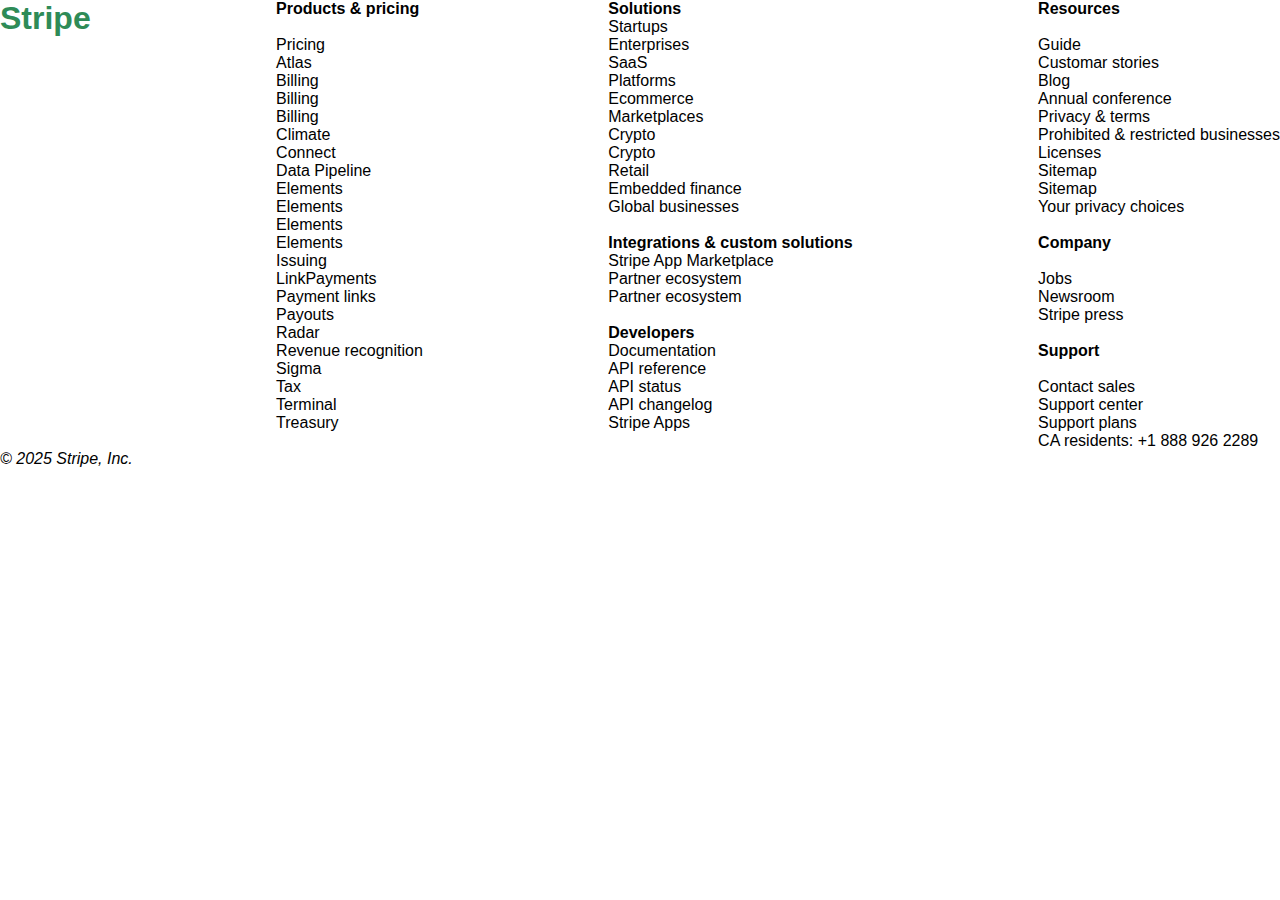
<file: footer.html>
<!DOCTYPE html>
<html>
    <head>
        <meta charset="UTF-8">
        <meta name="viewport" content="width=device-width, initial-scale=1.0">
        <link rel="stylesheet" href="footer.css" type="text/css">
        
    </head>
    <footer>
       <!-- Main navigation container for the footer -->
        <nav class="cont">
            <div class="footer-1">
                <!-- First footer section for product and pricing links -->
                <h1 id="N-h1">Stripe</h1>
                 <!-- Footer section with links for Stripe's products and services -->
                 <ul>
                    <li><strong>Products & pricing</strong></li>
                    <br>
                    <li>Pricing</li>
                    <li>Atlas</li>
                    <li>Billing</li>
                    <li>Billing</li>
                    <li>Billing</li>
                    <li>Climate</li>
                    <li>Connect</li>
                    <li>Data Pipeline</li>
                    <li>Elements</li>
                    <li>Elements</li>
                    <li>Elements</li>
                    <li>Elements</li>
                    <li>Issuing</li>
                    <li>LinkPayments</li>
                    <li>Payment links</li>
                    <li>Payouts</li>
                    <li>Radar</li>
                    <li>Revenue recognition</li>
                    <li>Sigma</li>
                    <li>Tax</li>
                    <li>Terminal</li>
                    <li>Treasury</li>
                    
                </ul>
                 <!-- Footer section for solutions-related links -->
                <ul>
                    <li><strong>Solutions</strong></li>
                    <li>Startups</li>
                    <li>Enterprises</li>
                    <li></li>
                    <li>SaaS</li>
                    <li>Platforms</li>
                    <li>Ecommerce</li>
                    <li>Marketplaces</li>
                    <li>Crypto</li>
                    <li>Crypto</li>
                    <li>Retail</li>
                    <li>Embedded finance</li>
                    <li>Global businesses</li>
                    <ul>
                        <br>
                        <li><strong>Integrations & custom solutions</strong></li>
                        <li>Stripe App Marketplace</li>
                        <li>Partner ecosystem</li>
                        <li>Partner ecosystem</li>

                    </ul>
                    <ul>
                        <br>
                        <!-- Nested footer section for integrations & custom solutions -->
                        <li><strong>Developers</strong></li>
                        
                        <li>Documentation</li>
                        <li>API reference</li>
                        <li>API status</li>
                        <li>API changelog</li>
                        <li>Stripe Apps</li>
                    </ul>
                </ul>
                <ul>
                    <!-- Footer section for developers-related links -->
                    <li><strong>Resources</strong></li>
                    <br>
                    <li>Guide</li>
                    <li>Customar stories</li>
                    <li>Blog</li>
                    <li>Annual conference</li>
                    <li>Privacy & terms</li>
                    <li>Prohibited & restricted businesses</li>
                    <li>Licenses</li>
                    <li>Sitemap</li>
                    <li>Sitemap</li>
                    <li>Your privacy choices</li>
                    <br>
                    <ul>
                        <li><strong>Company</strong></li>
                        <br>
                        <li>Jobs</li>
                        <li>Newsroom</li>
                        <li>Stripe press</li>
                    </ul>
                    <ul>
                        <br>
                        <li><Strong>Support</Strong></li>
                        <br>
                        <li>Contact sales</li>
                        <li>Support center</li>
                        <li>Support plans</li>
                        <li>CA residents: +1 888 926 2289</li>
                    </ul>
                </ul>
              
                
                </div>
    
                
            </div>
        </nav>
        <!-- Address section at the bottom of the footer for copyright information -->
        <address>
            © 2025 Stripe, Inc.
        </address>
        

    </footer>
</html>
</file>
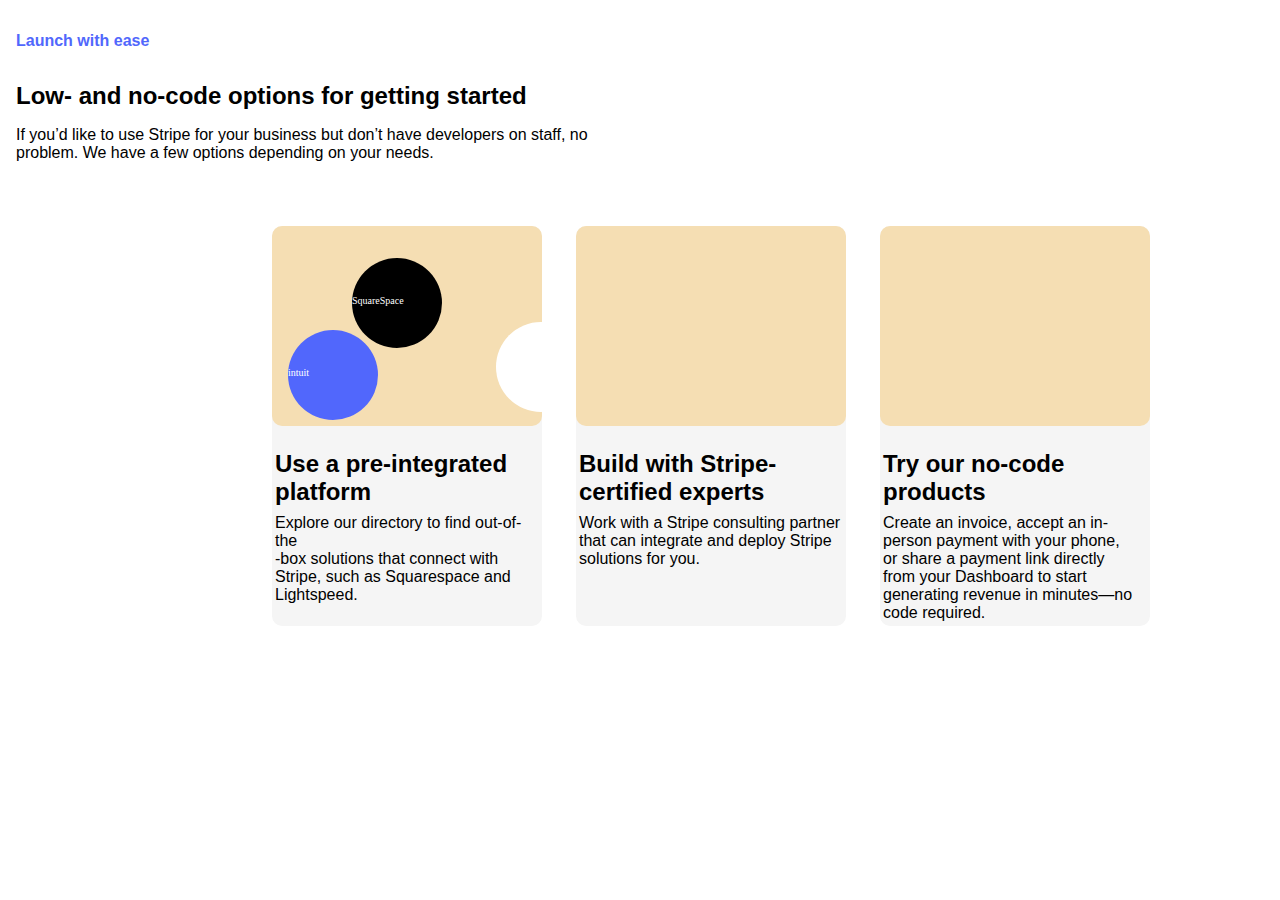
<file: LAUNCH.html>
<!DOCTYPE html>
<html lang="en">
<head>
    <!-- Meta tags to set charset and responsive design for various devices -->
    <meta charset="UTF-8">
    <meta name="viewport" content="width=device-width, initial-scale=1.0">
    
    <!-- Link to external CSS file for styling -->
    <link rel="stylesheet" href="launch.css" type="text/css">
    
    <!-- Title for the webpage -->
    <title>Launch with Ease</title>
</head>

<body>
    <!-- Main section containing the content of the webpage -->
    <section id="N-section">
        <!-- Main heading for the launch section -->
        <h1 class="N-launch">Launch with ease</h1>
        
        <!-- Subheading describing the low- and no-code options -->
        <h2 class="N-low-header">Low- and no-code options for getting started</h2>
        
        <!-- Paragraph describing how to use Stripe without developers -->
        <p class="N-launch-text">If you’d like to use Stripe for your business but don’t have developers on staff, no <br> problem. We have a few options depending on your needs.</p>
        
        <!-- Container for the three main boxes (with different options) -->
        <div class="N-boxes">
            
            <!-- First box with pre-integrated platforms option -->
            <div class="N-first-box">
                <!-- Heading for the first box -->
                <h3 class="N-box-text1">
                    Use a pre-integrated <br> platform      
                </h3>
                
                <!-- Text content describing the first option -->
                <p class="N-box-text1-text">
                    Explore our directory to find out-of-the <br> -box solutions that connect with <br> Stripe, such as Squarespace and <br> Lightspeed.
                </p>
                
                <!-- Container for the circles and platforms names (Squarespace, Intuit) -->
                <div class="N-box-square">
                    <!-- Circle for Squarespace -->
                    <div class="N-circle1">
                        <p id="squarespace">SquareSpace</p>
                    </div>
                    
                    <!-- Empty circle (could be used later for another platform) -->
                    <div class="N-circle2"></div>
                    
                    <!-- Circle for Intuit -->
                    <div class="N-circle3"><p id="intuit">intuit</p></div>
                </div>
            </div>
            
            <!-- Second box with Stripe-certified expert option -->
            <div class="N-second-box">
                <!-- Heading for the second box -->
                <h4 class="N-box-text2">Build with Stripe- <br> certified experts</h4>
                
                <!-- Empty box that could contain additional content -->
                <div class="N-second-square"></div>
                
                <!-- Text content describing the second option -->
                <p class="N-box-text2-text">Work with a Stripe consulting partner that can integrate and deploy Stripe solutions for you.</p>
            </div>
            
            <!-- Third box with no-code product options -->
            <div class="N-third-box">
                <!-- Empty box (could be used for additional content or images) -->
                <div class="N-third-square"></div>
                
                <!-- Heading for the third box -->
                <h5 class="N-box-text3">Try our no-code <br> products</h5>
                
                <!-- Text content describing the third option -->
                <p class="N-box-text3-text">Create an invoice, accept an in- <br> person payment with your phone, <br> or share a payment link directly <br> from your Dashboard to start <br> generating revenue in minutes—no <br> code required.</p>
            </div>
        </div> <!-- End of N-boxes container -->
        
    </section> <!-- End of main section -->
</body>

</html>
</file>
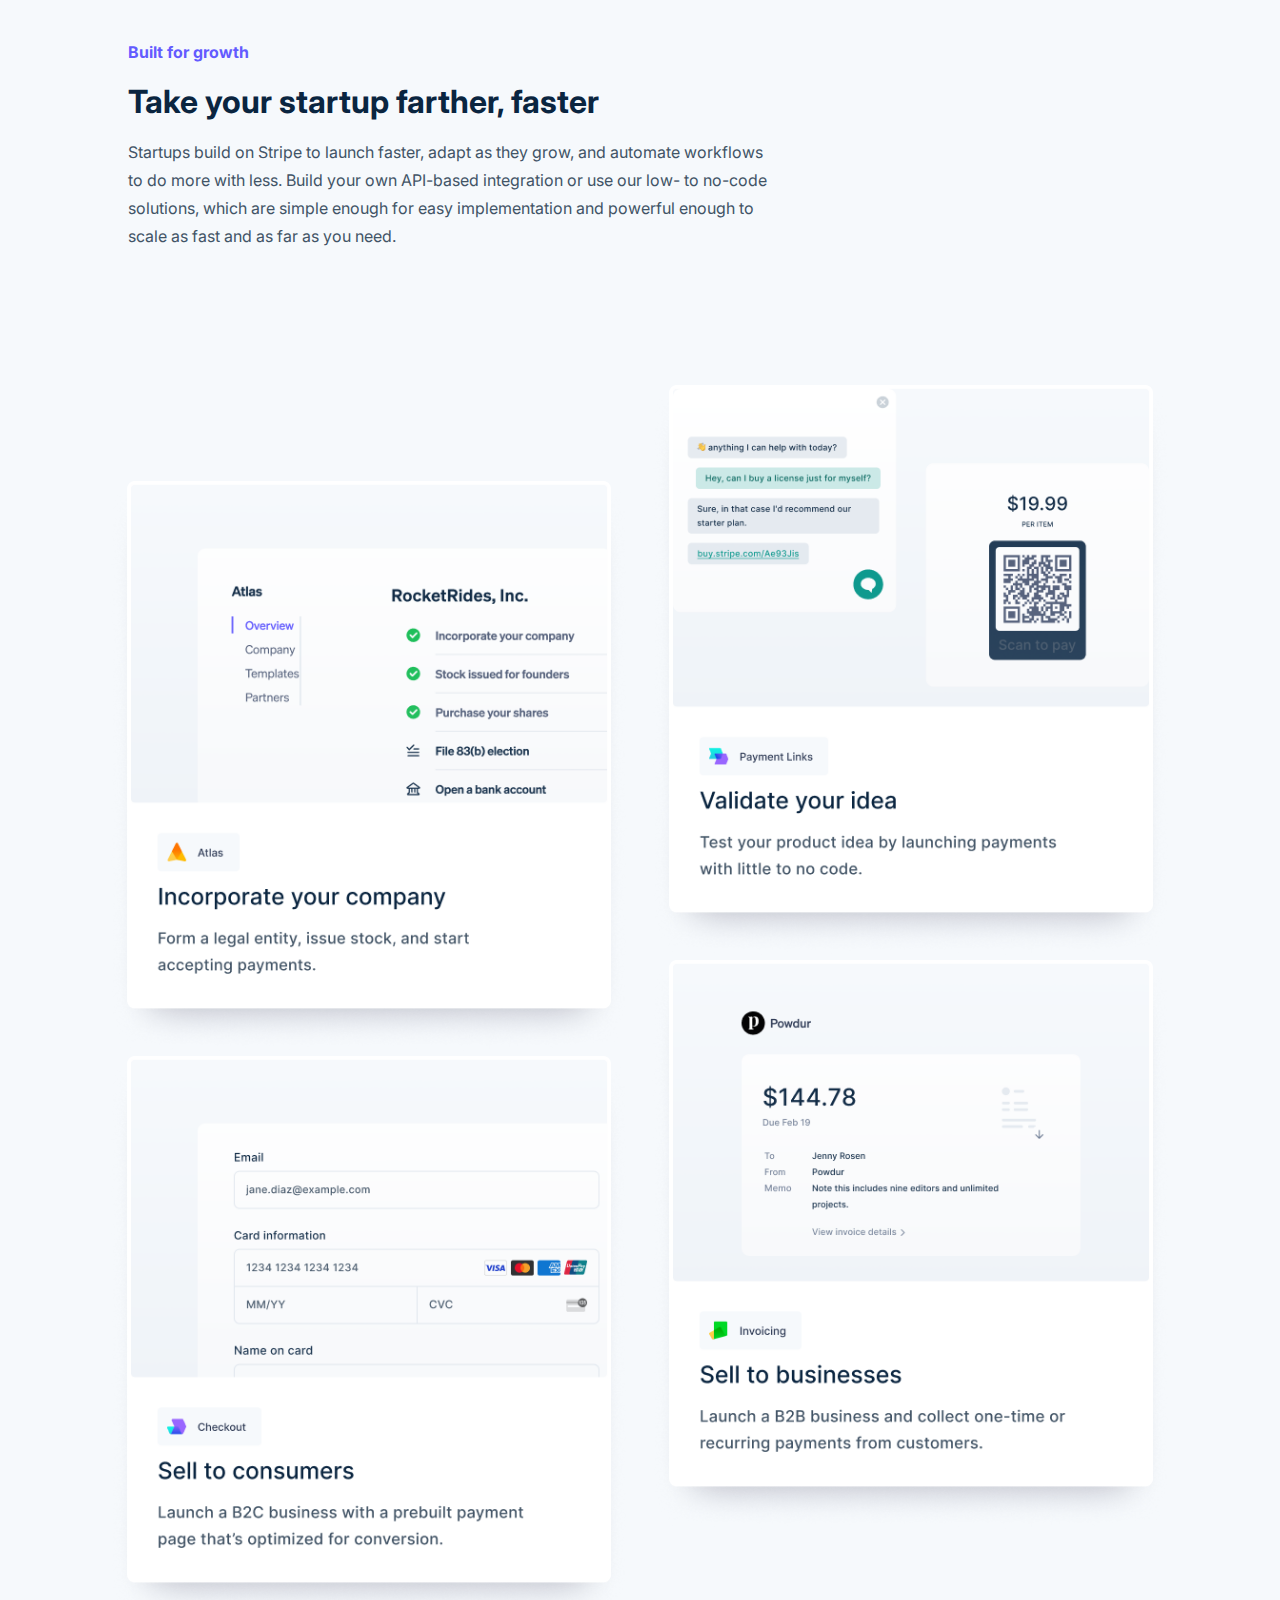
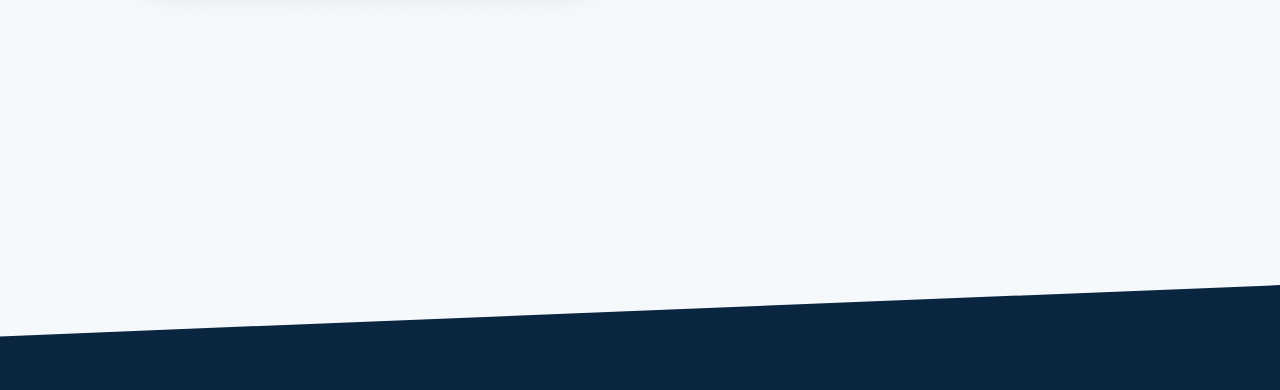
<file: Built for growth/builtForGrowth.html>
<!DOCTYPE html>
<html lang="en">
  <head>
    <title>Home</title>
    <meta charset="UTF-8" />
    <meta name="viewport" content="width=device-width" />
    <link rel="stylesheet" href="builtForGrowth.css" />
  </head>
  <body>
    <section class="a-built-for-growth">
        <!--this is mainc container ofbuilt for growth, where all divs of main information will be gathered-->
        <div class="a-builtforgrowth-container">

        <!--This is main container where whill be all the information on this section, header, seperate paragraphs and icons-->
        <section class="a-builtforgrowth-main-visual-container">
          <!--this div will determine margins of section to be centerd-->
          <div class="a-builtforgrowth-margin-container">
            <!--this div will determine position of First section-->
            <div class="a-builtforgrowth-1s">
                <!--first mini heading built for growth in blue-->
            <div class="a-heading-one">
                <div class="a-bfg-wrapper">
                  <h3 class="a-bfg">Built for growth</h3>
                </div>
                <!--Main heading-->
                <div class="a-bfg-heading">
                  <h1 class="a-bfg-main-heading">Take your startup farther, faster</h1>
                </div>
              </div>
  
              <!--main information of built for growth-->
              <div class="a-main-pharagraph-bfg">
                <p class="a-main-p-bfg">
                    Startups build on Stripe to launch faster, adapt as they grow, and automate
                    workflows to do more with less. Build your own API-based integration or use our
                    low- to no-code solutions, which are simple enough for easy implementation and
                    powerful enough to scale as fast and as far as you need.
                </p>
              </div>
            </div>

            <!--There will be second section of built for growth-->
            <section class="a-bfg-section2">
                <!--this div is for second sections first section, which will contain two seperate divs-->
                <div class="a-bfg-section2-section1">
                    <!--This is first div of second sections first container-->
                    <div class="a-bfg-s2-s1-first-container">
                        <img src="stripe-bg-2.png" alt="2">
                    </div>
                            <!--This is first div of second sections second container-->
                            <div class="a-bfg-s2-s1-second-container">
                                <img src="stripe-bg-4.png" alt="2">
                            </div>
                </div>

                <!--this div is for second sections second section, which will contain two seperate divs-->
                <div class="a-bfg-section2-section2">

                    <!--This is first div of second sections first container-->
                    <div class="a-bfg-s2-s2-first-container">
                        <img src="stripe-bg-1.png" alt="2">
                    </div>

                    <!--This is first div of second sections first container-->
                    <div class="a-bfg-s2-s2-second-container">
                        <img src="stripe-bg-3.png" alt="2">
                    </div>

                </div>
            </section>
            </div>
            </section>

        
    </section>
        <!--This container is for background-->
        <div class="a-builtforgrowth-background"></div>
  </body>
</file>
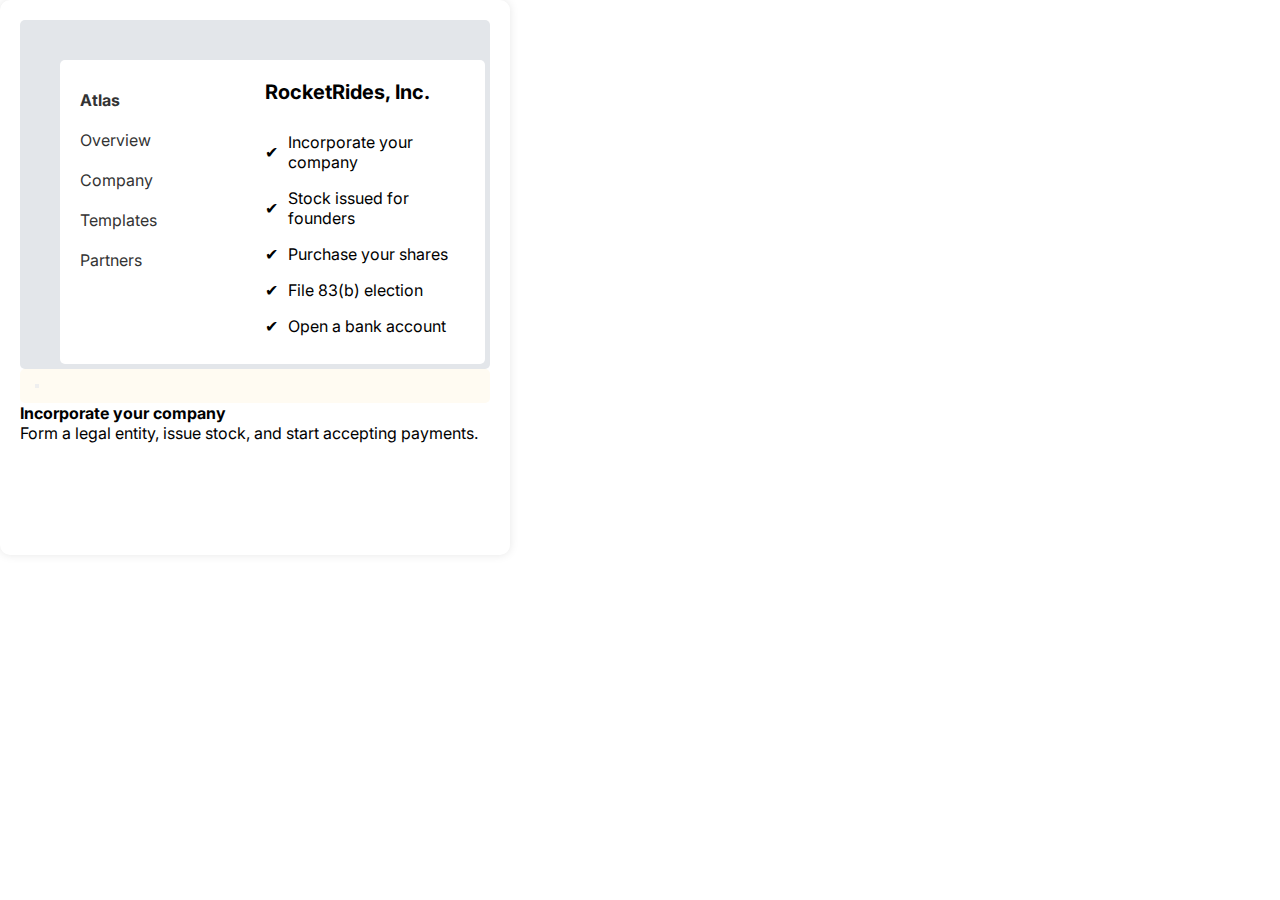
<file: Built for growth/stylesection.html>
<!DOCTYPE html>
<html lang="en">
<head>
    <meta charset="UTF-8">
    <meta name="viewport" content="width=device-width, initial-scale=1.0">
    <link rel="stylesheet" href="stylesection.css">
    <title>Document</title>
</head>
<body>
    <!--This is first div of second sections first container-->
    <div class="a-bfg-s2-s1-first-container">
        <div class="a-bfgmain-content-container">
            <div class="a-bfgmain-content">
                <div class="a-bfgcontent">
                    <div class="a-bfgsidebar">
                        <ul>
                            <li><strong>Atlas</strong></li>
                            <li>Overview</li>
                            <li>Company</li>
                            <li>Templates</li>
                            <li>Partners</li>
                        </ul>
                    </div>
                    <div class="a-bfgrocketRides">
                        <div class="a-bfgcompany-title">RocketRides, Inc.</div>
                    <div class="a-bfgsteps-container">
                        <div class="a-bfgsteps">
                            <div class="a-bfgstep"><span class="a-bfgcheckmark">✔</span> Incorporate your company</div>
                            <div class="a-bfgstep"><span class="a-bfgcheckmark">✔</span> Stock issued for founders</div>
                            <div class="a-bfgstep"><span class="a-bfgcheckmark">✔</span> Purchase your shares</div>
                            <div class="a-bfgstep"><span class="a-bfgcheckmark">✔</span> File 83(b) election</div>
                            <div class="a-bfgstep"><span class="a-bfgcheckmark">✔</span> Open a bank account</div>
                        </div>
                    </div>
                    </div>
                    
                </div>
            </div>
        </div>
        <!--This is left-->
        <div class="a-bfgatlas-banner-container">
            <div class="a-bfgatlas-banner">
                <button class="a-bfgatlas-banner-button"></button>
            </div>
                <div class="a-bfgatlas-p">
                    <strong>Incorporate your company</strong><br>
                    Form a legal entity, issue stock, and start accepting payments.
                </div>
            </div>
        </div>
</body>
</html>
</file>
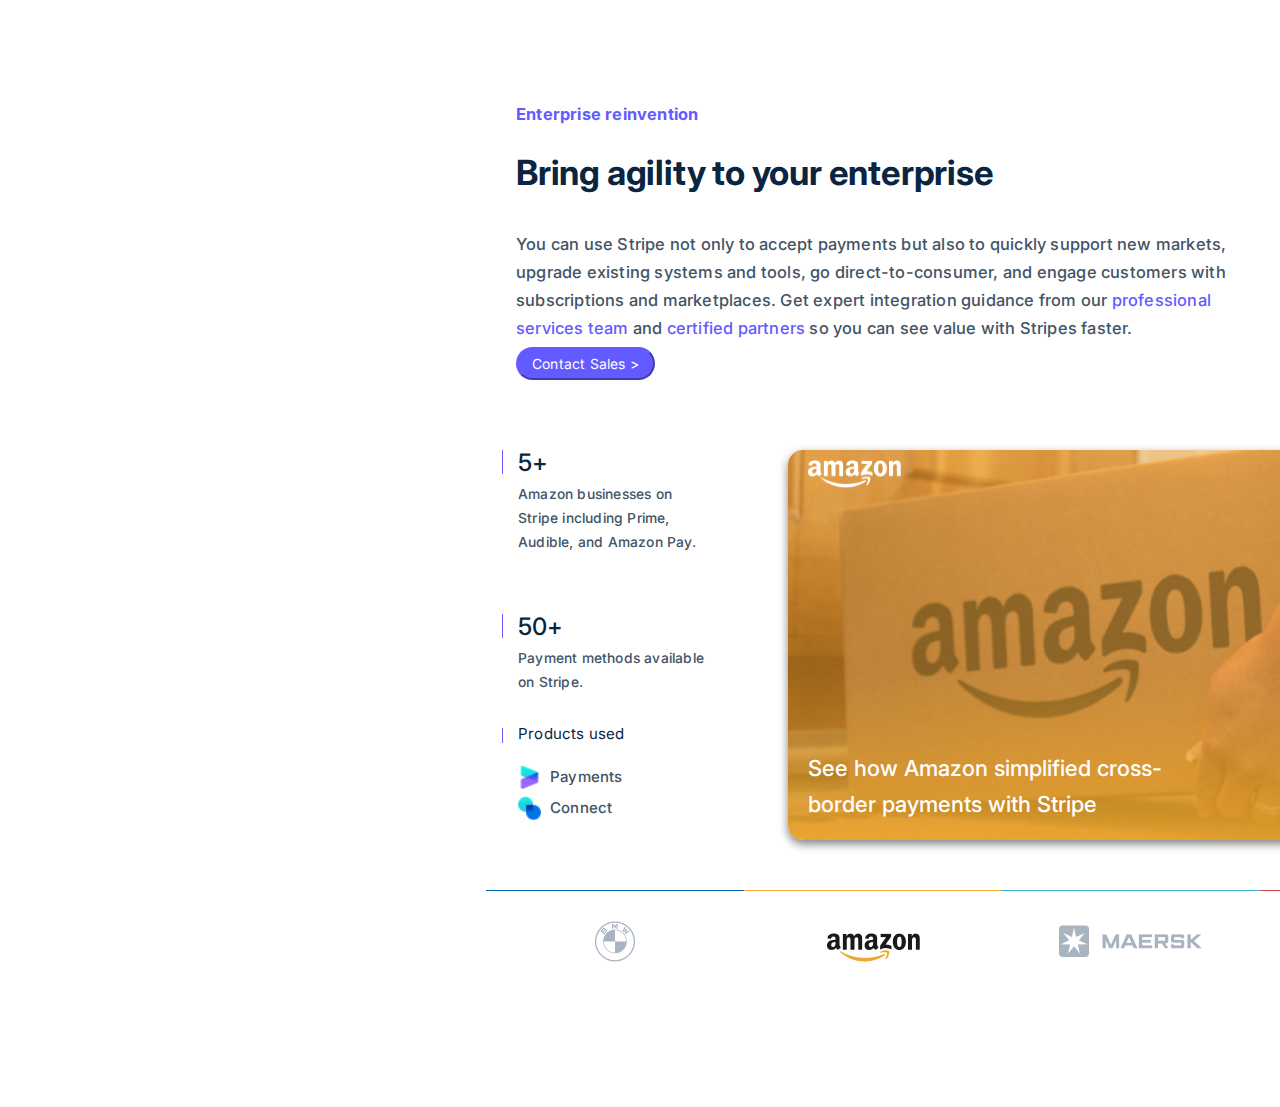
<file: Enterprise Reinvention/enterprise-reinvention.html>
<!DOCTYPE html>
<html lang="en">
  <head>
    <title>Home</title>
    <meta charset="UTF-8" />
    <meta name="viewport" content="width=device-width" />
    <link rel="stylesheet" href="reinvention.css" />
  </head>
  <body>
    <div class="a-main-body-of-enterprise-reinvention">
    <!-- sections main container</!-->
    <section class="a-enterprise-reinvention">
      <!-- sections main containerS background</!-->
      <div class="a-background-lines">
        <!-- sections main containerS background lines container</!-->
        <div class="a-background-lines-container">
          <!-- sections main containerS background lines containers five lines</!-->
          <div class="a-background-lines-container-vertical"></div>
          <div class="a-background-lines-container-vertical"></div>
          <div class="a-background-lines-container-vertical"></div>
          <div class="a-background-lines-container-vertical"></div>
          <div class="a-background-lines-container-vertical"></div>
        </div>
      </div>
    </section>

    <!-- first main container to main information</!-->
    <section class="a-reinvention-main-visual">
      <!-- main position of center info container 2 </!-->
      <div class="a-reinvantion-center-info">
        <!-- main position of center info container 3 </!-->
        <div class="a-center-info-container2">
          <!-- reinvention firs section header, main info and main paragraph  </!-->
          <div class="a-reinvention-1section-container">
            <!-- header !-->
            <header class="a-reinvention">
              <h3 class="a-h3-reinvention">Enterprise reinvention</h3>
              <h1 class="a-h1-reinvention">Bring agility to your enterprise</h1>
            </header>

            <!-- main info, paragraph !-->
            <div class="a-reinvention-main-paragraph">
              <p class="a-reinvention-p">
                You can use Stripe not only to accept payments but also to
                quickly support new markets, upgrade existing systems and tools,
                go direct-to-consumer, and engage customers with subscriptions
                and marketplaces. Get expert integration guidance from our
                <a href="link">professional services team</a> and
                <a href="link">certified partners</a> so you can see value with
                Stripes faster.
              </p>
            </div>

            <!-- firs section main info footer !-->
            <footer class="a-reinvention-main-info-footer">
              <div class="a-reinvention-button">
                <button><p class="a-contact-sales">Contact Sales ></p></button>
                <!-- firs section main info footer, NEED TO ADD VECTORS !-->
              </div>
            </footer>
          </div>

          <!-- reinvention SECOND section header, main info, picture and etc. !-->

          <div class="a-reinvention-2section">
            <div class="a-reinvention-2s-1s">
              <!-- reinvention SECOND section aside bar  !-->
              <div class="a-reinvention-2s-1s-aside">
                <!-- reinvention - aside bar 1s, 5+ and 50+  !-->
                <div class="a-reinvention-aside-1s">
                  <!-- reinvention-aside-5+   !-->

                  <section class="a-aside-1s">
                    <header class="a-aside-1s-5-main">
                      <div class="a-aside-1s-5header-vertical"></div>
                      <p class="a-aside-1s-5-header">5+</p>
                    </header>
                    <div class="a-aside-1s-5-paragraph">
                      <p class="a-aside-1s-5">
                        Amazon businesses on Stripe including Prime, Audible,
                        and Amazon Pay.
                      </p>
                    </div>
                  </section>

                  <!-- reinvention-aside-50+   !-->

                  <section class="a-aside-2s">
                    <header class="a-aside-1s-5-main">
                      <div class="a-aside-1s-5header-vertical"></div>
                      <p class="a-aside-1s-5-header">50+</h2>
                    </header>
                    <div class="a-aside-1s-5-paragraph">
                      <p class="a-aside-1s-5">
                        Payment methods available on Stripe.
                      </p>
                    </div>
                  </section>
                </div>

                <!-- ცსს უნდა გავაგრძელო აქედან-reinvention - aside bar products used  !-->
                <div class="a-aside-products-used">
                  <section class="a-aside-3s-products-used">
                    <header class="a-aside-3s-products-used1">
                      <div class="a-aside-3s-products-used-vertical"></div>
                      <p class="a-aside-3s-products-used-header">
                        Products used
                      </p>
                    </header>
                  </section>

                  <!--footer list payments and connects, need to have mini logos on left side, maybe will need change.-->
                  <footer class="a-aside-3s-products-used-list">
                    <ul>
                      <li class="a-payments">Payments</li>
                      <li class="a-connect">Connect</li>
                    </ul>
              
                  </footer>
                </div>
              </div>

              <!--image with logo and writing on it-->
              <div class="a-reinvention-img">
                <div class="a-card"><img  src="card-bg-1.jpg" alt="card"></div>
                <div class="a-reinvention-img-iconflex">
                    <img class="a-groupjpg" src="Group.jpg" alt="icon">
                    <img class="a-framejpg"src="Frame.jpg" alt="frame">
                </div>
                <div class="a-reinvention-img-p"><p>See how Amazon simplified cross-
                    border payments with Stripe</p>
                    </div>
              </div> 
            </div>

            <!--enterprise reinvention second section's second section, logos -->
            <div class="a-reinvention-logo-section">
              <!--enterprise reinvention second section's second section, logos divider verticals-->
              <div class="a-reinvention-logo-section-verticals">
                <div class="a-reinvention-logo-vertical-divider1"></div>
                <div class="a-reinvention-logo-vertical-divider2"></div>
                <div class="a-reinvention-logo-vertical-divider3"></div>
                <div class="a-reinvention-logo-vertical-divider4"></div>
              </div>

              <!--enterprise reinvention second section's second section, logos -->
              <div class="a-reinvention-logo-img">
                <div class="a-reinvention-logo-img-bmw">
                    <img src="bmw.jpg" alt="BMW">
                </div>
                <div class="a-reinvention-logo-img-amazon">
                    <img src="amazon.jpg" alt="amazon">
                </div>
                <div class="a-reinvention-logo-img-manersk">
                    <img src="manersk.jpg" alt="maersk">
                </div>
                <div class="a-reinvention-logo-img-twilio">
                    <img src="twilio.jpg" alt="twilio">
                </div>
              </div>
            </div>
          </div>
        </div>
      </div>
    </section>
</div>
  </body>
</html>
</file>
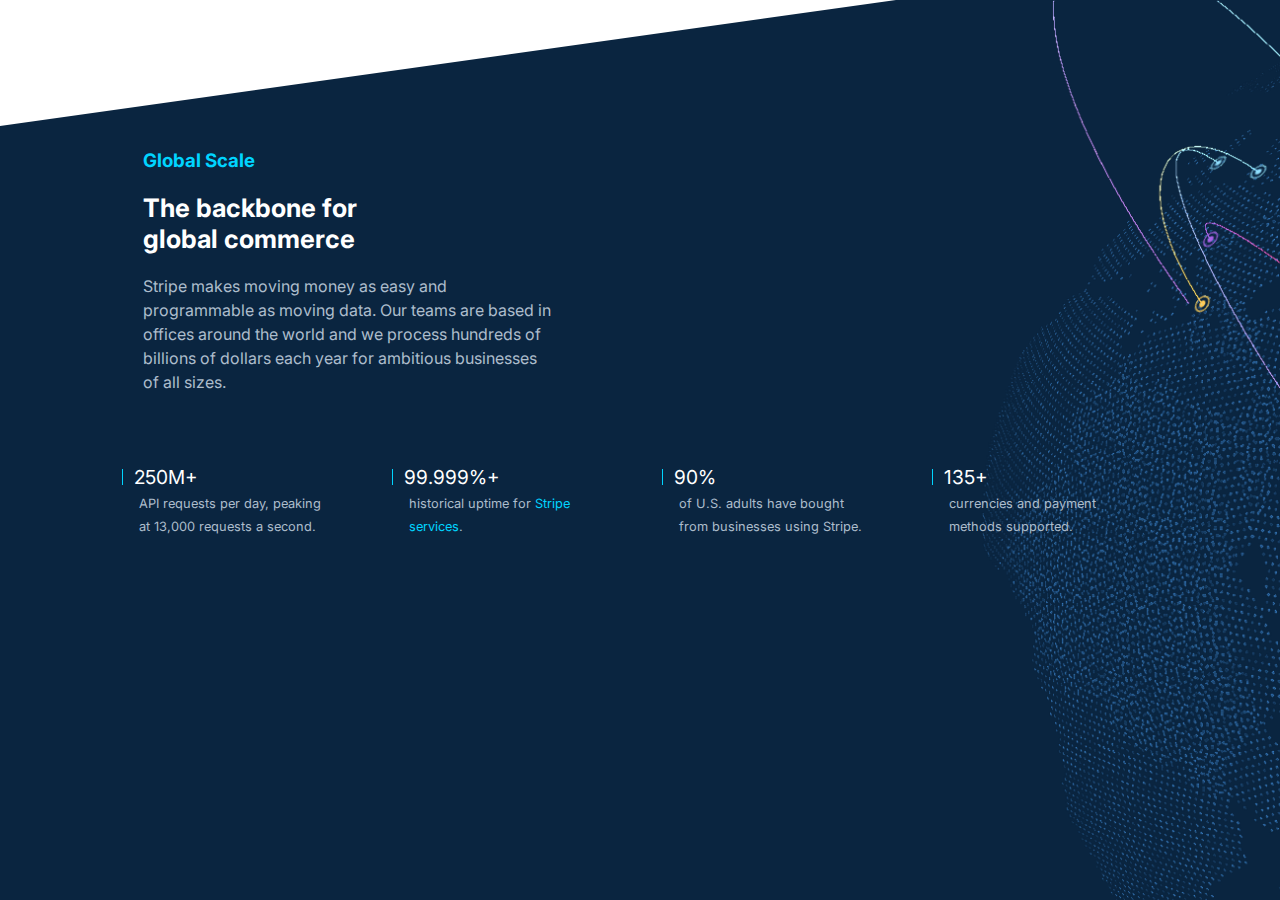
<file: Global Scale Section/globalScale.html>
<!DOCTYPE html>
<html lang="en">
  <head>
    <title>Home</title>
    <meta charset="UTF-8" />
    <meta name="viewport" content="width=device-width, initial-scale=1.0" />
    <link rel="stylesheet" href="globalScale.css" />
  </head>

  <body>
    <section class="aGlobalScale">
      <!--for background, to be blue parallelogram-->
      <div class="aBackground"></div>

      <!-- Timeline -->
      <section class="timeline">
        <div class="aSection-one-timeline"></div>
        <div class="aSection-two-timeline"></div>
        <div class="aSection-three-timeline"></div>
        <div class="aSection-four-timeline"></div>
        <div class="aSection-five-timeline"></div>
      </section>

      <!--For main section of global scale section, will set full box size-->
      <div class="aGlobal-Scale-Main-Info">
        <!--will determine size of those two sections-->
        <div class="a-main-info-two-sections">
          <!--determines first section-->
          <div class="a-main-info-first-section">
            <!--first mini heading that says global scale in blue-->
            <div class="a-heading-one">
              <div class="a-global-scale-wrapper">
                <h3 class="a-global-scale">Global Scale</h3>
              </div>
              <!--Main heading-->
              <div class="a-global-scale-main-heading">
                <h1 class="a-main-heading">The backbone for global commerce</h1>
              </div>
            </div>

            <!--main information of global scale section-->
            <div class="a-main-pharagraph">
              <p class="a-main-p">
                Stripe makes moving money as easy and programmable as moving
                data. Our teams are based in offices around the world and we
                process hundreds of billions of dollars each year for ambitious
                businesses of all sizes.
              </p>
            </div>
          </div>
          <!--Ending of first section-->

          <!--starting of second section-->
          <div class="a-main-info-second-section">
            <!--second sections first section-->
            <div class="a-2s-section">
              <div class="a-2s-section-header">
                <div class="a-2s-section-header-heading">
                  <div class="a-2s-section-vertical"></div>
                  <div class="a-2s-section-header-paragraph">
                    <p class="a-2s-section-p">250M+</p>
                  </div>
                </div>
              </div>
              <div class="a-2s-section-main-paragraph">
                <p class="a-2s-main-p">
                  API requests per day, peaking at 13,000 requests a second.
                </p>
              </div>
            </div>

            <!--second sections second section-->
            <div class="a-2s-section">
              <div class="a-2s-section-header">
                <div class="a-2s-section-header-heading">
                  <div class="a-2s-section-vertical"></div>
                  <div class="a-2s-section-header-paragraph">
                    <p class="a-2s-section-p">99.999%+</p>
                  </div>
                </div>
              </div>
              <div class="a-2s-section-main-paragraph">
                <p class="a-2s-main-p">
                  historical uptime for <a href="https://status.stripe.com" target="_blank">Stripe services</a>.
                </p>
              </div>
            </div>

            <!--second sections third section-->
            <div class="a-2s-section">
              <div class="a-2s-section-header">
                <div class="a-2s-section-header-heading">
                  <div class="a-2s-section-vertical"></div>
                  <div class="a-2s-section-header-paragraph">
                    <p class="a-2s-section-p">90%</p>
                  </div>
                </div>
              </div>
              <div class="a-2s-section-main-paragraph">
                <p class="a-2s-main-p">
                  of U.S. adults have bought from businesses using Stripe.
                </p>
              </div>
            </div>

            <!--second sections fourth section-->
            <div class="a-2s-section">
              <div class="a-2s-section-header">
                <div class="a-2s-section-header-heading">
                  <div class="a-2s-section-vertical"></div>
                  <div class="a-2s-section-header-paragraph">
                    <p class="a-2s-section-p">135+</p>
                  </div>
                </div>
              </div>
              <div class="a-2s-section-main-paragraph">
                <p class="a-2s-main-p">
                  currencies and payment methods supported.
                </p>
              </div>
            </div>
          </div>
        </div>
      </div>
    </section>
  </body>
</html>
</file>
<file: footer.css>
*{
    margin: 0;
    padding: 0;
}

li{
    list-style: none;
}

.footer-1{
    display: flex;
    justify-content: space-between;
    font-family: 'Inter', sans-serif;
}

#N-h1{
    color: seagreen;
    font-family: 'Inter', sans-serif;
}

address{
    font-family: 'Inter', sans-serif;
}

/* For screens smaller than 769px (Tablets) */
@media (max-width: 768px) {
    .footer-1 {
        display: grid; /* Change to grid for better control of columns */
        grid-template-columns: 1fr 1fr; /* Two columns layout */
        gap: 20px;
    }

    /* Ensure h1 remains at the top and not squeezed in tablet view */
    #N-h1 {
        grid-column: span 2; /* Span across both columns */
        text-align: center; /* Center the title */
    }

    /* Adjusting the ul items within each section */
    ul {
        margin-bottom: 20px; /* Add spacing between each list */
    }
}

/* For screens smaller than 600px (Mobile) */
@media (max-width: 600px) {
    .footer-1 {
        display: block; /* Change to block for a single column */
    }

    /* Ensure h1 title takes up full width */
    #N-h1 {
        text-align: center; /* Center the title */
        margin-bottom: 20px; /* Space below the title */
    }

    /* Stack all ul items vertically */
    ul {
        margin-bottom: 15px; /* Add spacing between each list */
    }

    /* Ensure address stays at the bottom */
    address {
        margin-top: 30px;
        text-align: center;
    }
}
</file>
<file: launch.css>
* {
    margin: 0;
    padding: 0;
}

#N-section{
    transition: background-color 0.3s ease-in-out;
}
.N-launch {
    font-family: 'Inter', sans-serif;
    color: #5167FC;
    font-weight: bold;
    font-size: medium;
    margin-top: 2rem;
    margin-left: 1rem;
}

.N-low-header {
    font-family: 'Inter', sans-serif;
    margin-top: 2rem;
    margin-left: 1rem;
    font-weight: bold;
}

.N-launch-text {
    font-family: 'Inter', sans-serif;
    margin-top: 1rem;
    margin-left: 1rem;
}

.N-boxes {
    position: relative;
    margin-top: 4rem;
    width: 100%;
}

.N-first-box, .N-second-box, .N-third-box {
    width: 270px;
    height: 400px;
    background-color: whitesmoke;
    border-radius: 10px;
    position: absolute;
    transition: transform 0.3s ease-out;
}
/* Slide-in animation when hovered */
.N-first-box:hover,
.N-second-box:hover,
.N-third-box:hover {
    transform: translateY(-10px); /* Move the box upwards */
}
.N-first-box {
    margin-left: 17rem;
    
}

.N-second-box {
    margin-left: 36rem;
    
}

.N-third-box {
    margin-left: 55rem;
   
}



.N-box-square {
    width: 270px;
    height: 200px;
    background-color: wheat;
    border-radius: 10px;
    position: absolute;
    top: 0;
}

.N-box-text1, .N-box-text2, .N-box-text3 {
    font-family: 'Inter', sans-serif;
    font-size: x-large;
    position: absolute;
    top: 14rem;
    left: 3px;
}

.N-box-text1-text, .N-box-text2-text, .N-box-text3-text {
    font-family: 'Inter', sans-serif;
    position: absolute;
    top: 18rem;
    left: 3px;
}

.N-circle1, .N-circle2, .N-circle3 {
    width: 90px;
    height: 90px;
    border-radius: 50%;
    position: absolute;
}

.N-circle1 {
    background-color: black;
    top: 2rem;
    left: 5rem;
}

.N-circle2 {
    background-color: white;
    top: 6rem;
    left: 14rem;
}

.N-circle3 {
    background-color: #5167FC;
    top: 6.5rem;
    left: 1rem;
}

#squarespace, #intuit {
    color: white;
    font-size: x-small;
    margin-top: 2.3rem;
}

.N-second-square, .N-third-square {
    width: 270px;
    height: 200px;
    background-color: wheat;
    border-radius: 10px;
    position: absolute;
}

@media(max-width: 600px) {
    /* Adjustments for mobile view */
    .N-boxes {
        position: relative;
        margin-top: 2rem;
    }

    .N-first-box, .N-second-box, .N-third-box {
        position: relative;
        width: 90%;
        margin-left: auto;
        margin-right: auto;
        margin-top: 2rem;
    }

   

    .N-box-text1, .N-box-text2, .N-box-text3 {
        position: relative;
        top: auto;
        left: auto;
        margin-top: 1rem;
        z-index: 4;
    }
    .N-box-text1{
        transform: translateY(410%);
    }
    .N-second-square{
        transform: translateY(-30%);
    }
    .N-box-text2, .N-box-text3{
        transform: translateY(400%);
    }
    
    .N-box-square, .N-second-square, .N-third-square{
        width: 100%;
    }
    #squarespace {
        transform: translateX(20%);
    }
    #intuit{
        transform: translateX(35%);
    }
}
/* 769px to 1024px range for tablet / smaller laptop screens */
@media (min-width: 769px) and (max-width: 1024px) {
    .N-boxes {
        display: flex;
        justify-content: space-between; /* Adjust spacing between boxes */
    }

    .N-first-box, .N-second-box, .N-third-box {
        width: 250px; /* Adjust width to fit the screen */
        height: 380px; /* Adjust height accordingly */
        margin-top: 4rem;
    }

    .N-box-text1, .N-box-text2, .N-box-text3 {
        font-size: 1.2rem; /* Slightly smaller font size for tablets */
    }

    .N-box-text1-text, .N-box-text2-text, .N-box-text3-text {
        font-size: 1rem; /* Smaller font size for text */
    }

    .N-circle1, .N-circle2, .N-circle3 {
        width: 80px; /* Adjust circles to fit better */
        height: 80px;
    }

    /* Adjusting the circle positions */
    .N-circle1 {
        top: 2rem;
        left: 4rem;
    }

    .N-circle2 {
        top: 6rem;
        left: 12rem;
    }

    .N-circle3 {
        top: 6.5rem;
        left: 1rem;
    }

    #squarespace, #intuit {
        font-size: small; /* Adjust font size of text in circles */
        margin-top: 2.5rem;
    }
}
</file>
<file: Built for growth/builtForGrowth.css>
@import url('https://fonts.googleapis.com/css2?family=Inter:wght@100..900&display=swap');

/* Reset margins and paddings */
* {
  margin: 0;
  padding: 0;
  box-sizing: border-box;
}

body {
  width: 100%;
  min-height: 100vh;
  overflow-x: hidden;
  font-family: 'Inter', sans-serif;
  background-color: rgba(246, 249, 252, 1);
  position: relative;
}

img {
  width: 100%;
  max-width: 100%;
  height: auto;
  object-fit: cover;
}

.a-bfg-section2 {
  width: 90%;
  height: auto;
  padding-top: 3%;
  margin: 0 auto;
  display: flex;
  flex-wrap: wrap;
  justify-content: center;
  gap: 2%;
}

.a-bfg-section2-section1 {
  padding-top: 12em;
  display: flex;
  flex-direction: column;
  justify-content: center;
  align-items: flex-start;
  width: 45%;
}

.a-bfg-section2-section2 {
  display: flex;
  flex-direction: column;
  justify-content: center;
  align-items: flex-start;
  width: 45%;
}

.a-main-p-bfg {
  width: 80%;
  font-size: 1rem;
  line-height: 1.75rem;
  color: rgba(66, 84, 102, 1);
  text-align: start;
}

.a-bfg-main-heading {
  width: 80%;
  font-size: 2rem;
  line-height: 2.5rem;
  color: rgba(10, 37, 64, 1);
  margin-bottom: 2%;
  font-weight: bold;
  text-align: start;
}

.a-bfg {
  font-size: 1rem;
  line-height: 1.75rem;
  color: rgba(99, 91, 255, 1);
  margin-bottom: 2%;
  text-align: start;
}

.a-builtforgrowth-1s {
  width: 100%;
  max-width: 800px;
  margin: 0 auto 0 10%;
  padding-top: 3%;
  text-align: start;
}

.a-builtforgrowth-background {
  width: 100%;
  height: 30vh;
  background-color: rgba(10, 37, 64, 1);
  clip-path: polygon(0 80%, 100% 61%, 100% 100%, 0 100%);
  position: relative;
  z-index: -1;
  margin-top: 10vh;
  transition: clip-path 0.3s ease-in-out;
}

/* Responsive Design */

@media (max-width: 1024px) {
  .a-bfg-section2 {
    flex-direction: column;
    align-items: center;
    gap: 5%;
  }

  .a-bfg-section2-section1,
  .a-bfg-section2-section2 {
    width: 90%;
    align-items: flex-start;
    padding-top: 8em;
  }

  img {
    max-width: 90%;
  }

  .a-bfg-main-heading {
    font-size: 1.8rem;
    text-align: start;
  }

  .a-builtforgrowth-1s {
    margin: 0 auto 0 10%;
  }
}

@media (max-width: 768px) {
  .a-bfg-section2-section1 {
    padding-top: 6em;
  }

  .a-bfg-main-heading {
    font-size: 1.5rem;
  }

  .a-main-p-bfg {
    font-size: 0.9rem;
  }

  img {
    max-width: 100%;
  }

  .a-builtforgrowth-background {
    height: 25vh;
    clip-path: polygon(0 85%, 100% 65%, 100% 100%, 0 100%);
  }

  .a-builtforgrowth-1s {
    margin: 0 auto 0 10%;
  }
}

@media (max-width: 480px) {
  .a-bfg-section2-section1 {
    padding-top: 4em;
  }

  .a-bfg-main-heading {
    font-size: 1.2rem;
    line-height: 1.5rem;
  }

  .a-main-p-bfg {
    font-size: 0.85rem;
    line-height: 1.4rem;
  }

  .a-builtforgrowth-background {
    height: 20vh;
    clip-path: polygon(0 90%, 100% 70%, 100% 100%, 0 100%);
  }

  .a-builtforgrowth-1s {
    margin-left: 1%;
  }
}
</file>
<file: Built for growth/stylesection.css>
@import url('https://fonts.googleapis.com/css2?family=Inter:wght@100..900&display=swap');

/* Reset margins and paddings */
* {
  margin: 0;
  padding: 0;
  box-sizing: border-box;
}

body {
  width: 100%; /* Changed: Use 100% width for responsive design instead of fixed 1920px */
  height: 100%; /* Changed: Set height to 100% to allow content to scale */
  overflow-x: hidden;
  font-family: 'Inter', sans-serif;
}
.a-bfg-s2-s1-first-container {
    position: absolute;
    display: flex;
    flex-direction: column;
    height: 555px;
    margin: auto;
    background: white;
    border-radius: 10px;
    box-shadow: 0 0 10px rgba(0, 0, 0, 0.1);
    overflow: hidden;
    padding: 20px;
    width: 510px;
    
  }
  .a-bfgmain-content-container {
    background: #e3e6ea;
    padding: 20px 5px 5px 20px;
    border-radius: 5px;
  }
  .a-bfgmain-content {
    margin-top: 20px;
    margin-left: 20px;
    display: flex; /* Ensures the sidebar and rocketRides are next to each other */
    gap: 20px; /* Adds spacing between the sidebar and rocketRides */
  }
  .a-bfgsidebar {
    width: 200px;
    padding: 20px;
  }
  .a-bfgrocketRides {
    padding: 20px;
    border-radius: 5px;
  }
  .a-bfgsidebar ul {
    list-style: none;
    padding: 0;
  }
  .a-bfgsidebar li {
    padding: 10px 0;
    color: #333;
  }
  .a-bfgcontent {
    flex: 1;
    background: white;
    border-radius: 5px;
    display: flex;
  }
  .a-bfgcompany-title {
    font-size: 20px;
    font-weight: bold;
  }
  .a-bfgsteps {
    margin-top: 20px;
  }
  .a-bfgstep {
    display: flex;
    align-items: center;
    gap: 10px;
    padding: 8px 0;
  }
  .a-bfgstep .checkmark {
    color: green;
  }
  .a-bfgatlas-banner {
    background: #fffbf2;
    padding: 15px;
    border-radius: 5px;
    display: flex;
    flex-direction: column;
    align-items: start;
    text-align: start;
  }
  .a-bfgatlas-banner img {
    width: 20px;
  }
</file>
<file: Enterprise Reinvention/reinvention.css>
@import url('https://fonts.googleapis.com/css2?family=Inter:wght@100..900&display=swap');

/* Reset margins and paddings */
* {
  margin: 0;
  padding: 0;
  box-sizing: border-box;
}

body {
  width: 100%; /* Changed: Use 100% width for responsive design instead of fixed 1920px */
  height: 100%; /* Changed: Set height to 100% to allow content to scale */
  overflow-x: hidden;
  font-family: 'Inter', sans-serif;
}

.a-center-info-container2{
    width: 1080px;
    height: 907px;
    gap: 64px;
    margin:100px 470px;

}

.a-reinvention-1section-container{
    margin-left: 30px;
}

.a-h3-reinvention{
    width: 762px;
    height: 28px;
    font-size: 16.45px;
    line-height: 28px;
    letter-spacing: 0.2px;
    color: rgba(99, 91, 255, 1);
    margin-bottom: 20px;

}

.a-h1-reinvention{
    width: 762px;
    height: 48px;
    font-weight: 500px;
    font-size: 34.73px;
    line-height: 48px;
    letter-spacing: -0.2px;
    color: rgba(10, 37, 64, 1);

}

.a-reinvention{
    width: 810px;
    height: 100px;
    max-width: 810px;
    gap: 24px;
    padding-right: 32px;
    padding-left: 16px;
    

}

.a-reinvention-main-paragraph{
    width: 810px;
    height: 112px;
    max-width: 810px;
    top: 124px;
    padding-right: 32px;
    padding-left: 16px;
    margin-top: 30px;
    margin-bottom: 5px;
}

.a-reinvention-p{
    width: 720px;
    height: 84px;
    top: -0.5px;
    font-family: Inter;
    font-weight: 500;
    font-size: 16.45px;
    line-height: 28px;
    letter-spacing: 0.2px;
    color:rgba(66, 84, 102, 1);
}

a{
    text-decoration: none;
    color:rgba(99, 91, 255, 1);

}

button{
    width: 139px;
    height: 33px;
    border-radius: 16.5px;
    background-color:rgba(99, 91, 255, 1);
    text-decoration: none;
    border-color: rgba(99, 91, 255, 1);
    color: rgba(255, 255, 255, 1);
    font-weight: 500px;
    font-size: 13.95px;
    line-height: 24px;
    letter-spacing: 0.2px;
    font-family: 'Inter', sans-serif;
;
}

.a-reinvention-button{
    padding-right: 32px;
    padding-left: 16px;
}


.a-reinvention-2section{
    width: 1080px;
    height: 550px;
    gap: 40px;
    margin-top: 70px;
    padding-right: 32px;
    padding-left: 16px;
}

.a-reinvention-2s-1s-aside{
    margin-bottom: auto;
}

.a-reinvention-aside-1s{
    width: 238px;
    height: 248px;
    gap: 48px;
}

.a-aside-1s{

margin-bottom: 60px;

}



.a-aside-1s-5-header{
    width: 110px;
    height: 32px;
    font-family: Inter;
    font-weight: 500;
    font-size: 24px;
    line-height: 31.92px;
    letter-spacing: 0.2px;
    color:  rgba(10, 37, 64, 1);
    padding-right: 20px;
    padding-left: 16px;
    margin-top: -27.5px;
}

.a-aside-1s-5-main{
    width: 238px;
    height: 32px;
    max-width: 810px;
    padding-right: 112px;
    padding-left: 16px;

}

.a-aside-1s-5-paragraph{
    width: 238;
    height: 72;
    max-width: 810px;
    padding-right: 20px;
    padding-left: 16px;
    
}

.a-aside-1s-5{
    width: 230px;
    height: 72px;
    font-family: Inter;
    font-weight: 500;
    font-size: 13.83px;
    line-height: 24px;
    letter-spacing: 0.2px;
    color:rgba(66, 84, 102, 1);
    padding-right: 20px;
    padding-left: 16px;
}

.a-aside-1s-5header-vertical{
    width: 1px;
    height: 24px;
    background:rgba(99, 91, 255, 1);
 
}

ul {
    list-style: none; /* Removes bullets */    
}


.a-aside-3s-products-used1{
    width: 238px;
    height: 32px;
    max-width: 810px;
    padding-right: 112px;
    padding-left: 16px;
}

.a-aside-3s-products-used-vertical{
    width: 1px;
    height: 15px;
    background:rgba(99, 91, 255, 1);
  }

  .a-aside-3s-products-used-header{
    width: 150px;
    height: 24px;
    font-family: Inter;
    font-weight: 500px;
    font-size: 15px;
    line-height: 24px;
    letter-spacing: 0.2px;
    color:  rgba(10, 37, 64, 1);
    padding-right: 20px;
    padding-left: 16px;
    margin-top: -21px;
}

.a-aside-products-used{
    margin-top: 30px;
}

.a-aside-3s-products-used-list{
    width: 238px;
    height: 32px;
    max-width: 810px;
    padding-left: 32px;
    font-family: Inter;
    font-weight: 500;
    font-size: 15px;
    line-height: 18.15px;
    letter-spacing: 0.2px;
    color:  rgba(66, 84, 102, 1);
}

.a-payments{
    margin-top: 5px;
    margin-bottom: 7px;
}

li {
    list-style: none;
    display: flex;
    align-items: center;
}

.a-payments::before {
    content: "";
    background-image: url('payments.jpg'); /* Replace with the correct image path */
    background-size: contain;
    background-repeat: no-repeat;
    width: 24px; /* Adjust width */
    height: 24px; /* Adjust height */
    display: inline-block;
    margin-right: 8px; /* Space between icon and text */
}

.a-connect::before {
    content: "";
    background-image: url('connection.jpg'); /* Replace with the correct image path */
    background-size: contain;
    background-repeat: no-repeat;
    width: 24px; /* Adjust width */
    height: 24px; /* Adjust height */
    display: inline-block;
    margin-right: 8px; /* Space between icon and text */
}

.a-reinvention-2s-1s {
    display: grid;
    grid-template-columns: 1fr 1fr; /* Two equal columns */
    align-items: center; /* Aligns items vertically */
    gap: 20px; /* Adjust spacing */
}

.a-card{
    border-radius: 15px; /* Rounded corners */
    display: block;
    overflow: hidden;
    width: 730px;
    height: 390px;
    box-shadow: 0px 4px 10px rgba(0, 0, 0, 0.5); /* Adds a soft shadow */

}

.a-reinvention-img{
    display: grid;
    & > * {
        grid-column:1;
        grid-row:1;
    }
}

.a-reinvention-img-iconflex{
    display: flex;
    justify-content: space-between;
}

.a-groupjpg{
    width: 93px;
    height: 28px;
    margin-top: 10px;
    margin-left: 20px;
}

.a-framejpg{
    width: 20px;
    height: 18px;
    margin-top: 10px;
    margin-right: 20px;
}

.a-reinvention-img-p{
    width: 390px;
    height: 72px;
    font-family: Inter;
font-weight: 500;
font-size: 22px;
line-height: 36px;
letter-spacing: 0%;
color:  rgba(255, 255, 255, 1);
margin-left: 20px;
margin-top: 300px;

}

.a-reinvention-logo-section-verticals {
    display: flex; /* Aligns divs in a row */
    width: 100%; /* Ensures it spans full width */
    height: 1px; /* Thin line */
    background: transparent; /* No background */
    overflow: hidden;
    margin-top: 50px;
}

.a-reinvention-logo-vertical-divider1 {
    background-color: rgba(0, 102, 177, 1);
    width: 25%;
    height: 100%;
}

.a-reinvention-logo-vertical-divider2 {
    background-color: rgba(239, 168, 46, 1);
    width: 25%;
    height: 100%;
}

.a-reinvention-logo-vertical-divider3 {
    background-color: rgba(66, 176, 213, 1);
    width: 25%;
    height: 100%;
}

.a-reinvention-logo-vertical-divider4 {
    background-color:rgba(197, 70, 71, 1);
    width: 25%;
    height: 100%;
}

.a-reinvention-logo-img{
    display: flex; /* Aligns divs in a row */
    width: 100%; /* Ensures it spans full width */
    height: 100%; /* Thin line */
    justify-content: space-around;
    margin-top: 30px;
}
</file>
<file: Global Scale Section/globalScale.css>
@import url('https://fonts.googleapis.com/css2?family=Inter:wght@100..900&display=swap');

/* Reset margins and paddings */
* {
  margin: 0;
  padding: 0;
  box-sizing: border-box;
}

body {
  width: 100%;
  height: 100%;
  overflow-x: hidden;
  font-family: 'Inter', sans-serif;
}

.aGlobalScale {
  position: absolute;
  top: 0;
  left: 0;
  width: 100%;
  height: 100vh;
  background-color: #0A2540;
  clip-path: polygon(70% 0, 100% 0, 100% 100%, 0 100%, 0 14%);
  z-index: 1;
  background-image: url(image.png);
  background-size: cover;
  background-repeat: no-repeat;
}

.aGlobal-Scale-Main-Info {
  width: 90%; /* Use 90% for better flexibility */
  max-width: 1080px; /* To limit the width on very large screens */
  height: auto; /* Allow height to grow */
  position: relative;
  z-index: 2;
  margin-left: auto;
  margin-right: auto;
}


.a-global-scale-main-heading {
  margin-top: 2%;
  width: 60%; /* Use percentage width */
  height: auto; /* Allow height to adjust */
  margin-bottom: 20px;
  color: white;
  font-size: 1vw; /* Make font size responsive */
}

.a-main-info-two-sections {
  width: 100%; /* Full width for responsiveness */
  height: auto; /* Let the height adjust based on content */
  gap: 5%; /* Reduced gap to make it responsive */
}

.a-main-info-first-section {
  width: 100%; /* Full width */
  height: auto; /* Allow height to adjust */
  
}

.a-heading-one {
  width: 100%; /* Use full width */
  padding: 0px 4%; /* Adjust padding to be relative */
  gap: 2%;
  margin-top: 5%;
}
.a-main-heading{
  width: 50%; /* Reduced width for a smaller container */
  height: auto;
  padding: 0px 5% 0px 0px; /* Adjusted padding to make it more compact */
  gap: 2%;
  margin-top: 2%; /* Adjust top margin to maintain spacing */
}

.a-main-pharagraph {
  width: 50%; /* Set a relative width for responsiveness */
  height: auto;
  padding: 0px 4%;
  color: #ADBDCC;
  line-height: 1.5;
  word-wrap: break-word;
  white-space: normal;
  
}

.a-main-p{
  margin-right: 10%;
}

.a-main-info-second-section {
  width: 100%;
  height: auto;
  display: flex;
  justify-content: center;
  z-index: 3;
  margin-top: 2%;
}

.a-2s-section {
  width: 30%; /* Set width to percentage for responsiveness */
  height: auto;
  margin-left: 2%;
  margin-top: 5%;
}

.a-2s-section-header {
  width: 100%; /* Full width for better layout */
  height: auto;
}

.a-2s-1s-paragraph {
  width: 100%; /* Use full width */
  height: auto;
}

.a-2s-section-vertical {
  width: 1px;
  height: 1em;
  background: #00d4ff;
}

.a-2s-section-header-paragraph {
  width: 90%; /* Adjust width for responsiveness */
  margin-left: 5%;
  color: white;
}

a {
  text-decoration: none;
  color: #00d4ff;
}

.a-2s-section-p {
  width: 80%; /* Set width relative to its parent */
  font-family: Inter;
  font-size: 1.5vw; /* Make font size responsive */
  line-height: 1.5;
  text-align: left;
  margin-top: -10%;
}

.a-2s-section-main-paragraph {
  width: 90%; /* Use relative width */
  padding: 0px 2%;
  color: #ADBDCC;
  margin-left: 5%;
  font-size: 1.5vw;
  
  
}

.a-2s-main-p {
  width: 90%;
  font-family: Inter;
  font-size: 1vw; /* Adjust font size for smaller devices */
  line-height: 1.8em;
  text-align: left;
}

.a-global-scale {
  color: #00D4FF;
  margin-top: 15%;
}

/* Responsive adjustments */

/* Large Screen (1920px and above) */
@media (min-width: 1920px) {
  .aGlobal-Scale-Main-Info {
    width: 80%; /* Slightly smaller width */
    max-width: 1080px;
  }

  .a-global-scale-main-heading {
    width: 50%; /* Smaller heading */
    font-size: 1vw; /* Font size adjusted */
  }

  .a-main-info-two-sections {
    gap: 4%; /* Reduce gap for better spacing */
  }

  .a-main-info-first-section {
    margin-left: -5%; /* Adjust left margin */
  }

  .a-main-pharagraph {
    width: 40%; /* Set relative width for large screens */
    margin-left: 10%;
    margin-right: 10%;
  }

  .a-2s-section {
    width: 25%;
  }

  .a-2s-section-p {
    font-size: 1.3vw; /* Slightly larger font size */
  }
}

/* Medium-Large Screen (1440px) */
@media (min-width: 1440px) {
  .aGlobal-Scale-Main-Info {
    width: 85%;
  }

  .a-global-scale-main-heading {
    width: 55%; /* Slightly larger heading */
    font-size: 1.2vw;
  }

  .a-main-info-two-sections {
    gap: 5%;
  }

  .a-main-info-first-section {
    margin-left: -3%;
  }

  .a-main-pharagraph {
    width: 45%;
  }

  .a-2s-section {
    width: 28%;
  }

  .a-2s-section-p {
    font-size: 1.4vw;
  }
}

/* Medium Screen (1024px) */
@media (max-width: 1024px) {
  .aGlobal-Scale-Main-Info {
    width: 90%; /* Adjust for mid-sized screens */
    padding: 0 5%;
    margin-top: 10%;
  }

  .a-global-scale-main-heading {
    width: 100%; /* Full width for heading */
    font-size: 2vw; /* Adjust font size for better readability */
    text-align: start; /* Center the heading for smaller screens */
  }

  .a-main-info-two-sections {
    display: flex;
    flex-direction: column; /* Stack sections vertically */
    gap: 5%; /* Adjust gap for readability */
  }

  .a-main-info-first-section,
  .a-main-info-second-section {
    width: 100%; /* Full width for both sections */
    margin-left: 0; /* Remove margin */
  }

  .a-heading-one {
    width: 100%; /* Full width for heading */
    padding: 0 4%;
    margin-top: 5%;
    text-align: start; /* Center the heading */
  }

  .a-main-pharagraph {
    width: 100%; /* Full width for paragraph */
    font-size: 1.2vw; /* Adjust font size */
    text-align: start; /* Center the paragraph */
  }

  .a-2s-section {
    width: 100%; /* Full width for section */
    margin-top: 5%;
  }

  .a-2s-section-p {
    font-size: 1.5vw;
    text-align: start;
    margin-top: -13%;
    
  }

  .a-2s-section-main-paragraph {
    font-size: 1.5vw;
    margin-left: 1%;
    text-align: start;
  }
}

/* Small-Medium Screen (768px) */
@media (max-width: 768px) {
  .aGlobal-Scale-Main-Info {
    width: 100%;
    padding: 0 5%;
  }

  .a-global-scale-main-heading {
    width: 100%; /* Full width for heading */
    font-size: 2vw; /* Increase font size */
    text-align: start; /* Center the heading */
  }

  .a-main-info-two-sections {
    display: flex;
    flex-direction: column; /* Stack sections vertically */
    gap: 10%; /* Increase gap between sections for better readability */
  }

  .a-main-info-first-section,
  .a-main-info-second-section {
    width: 100%; /* Full width for both sections */
    margin-left: 0;
  }

  .a-heading-one {
    width: 100%; /* Full width */
    padding: 0 4%;
    margin-top: 5%;
    text-align: start; /* Center the heading */
    font-size: 1.5vw;
  }

  .a-main-pharagraph {
    width: 100%; /* Full width for paragraph */
    font-size: 1rem; /* Adjust font size */
    text-align: start; /* Center the paragraph */
  }

  .a-2s-section {
    width: 100%; /* Full width for section */
    margin-left: 0;
    margin-bottom: 10%; /* Add margin for spacing */

    
   
  }

  .a-2s-section-p {
    font-size: 2.5vw;
    text-align: start;
    margin-top: -13%;
  
  }
  .a-2s-section-vertical {
    height: 0.5em;

  }


  .a-2s-section-main-paragraph {
    font-size: 2vw;
    padding: 0 4%;
    text-align: center;
  }
}

/* Extra Small Screen (390px) */
@media (max-width: 390px) {
  .aGlobal-Scale-Main-Info {
    width: 100%;
    padding: 0 2%;
  }

  .a-global-scale-main-heading {
    width: 100%; /* Full width for heading */
    font-size: 2vw; /* Larger font size for small screens */
    text-align: start; /* Center the heading */
  }

  .a-main-info-two-sections {
    display: flex;
    flex-direction: column; /* Stack sections vertically */
    gap: 15%; /* Increase gap between sections */
  }

  .a-main-info-first-section,
  .a-main-info-second-section {
    width: 100%; /* Full width for both sections */
    margin-left: 0;
  }

  .a-heading-one {
    width: 100%; /* Full width */
    padding: 0 4%;
    margin-top: 5%;
    text-align: start; /* Center the heading */
  }

  .a-main-pharagraph {
    width: 100%; /* Full width for paragraph */
    font-size: 0.6rem; /* Adjust font size */
    text-align: start; /* Center the paragraph */
  }

  .a-2s-section {
    width: 100%; /* Full width for section */
    margin-left: 0;
    margin-bottom: 10%; /* Add margin for spacing */
  }

  .a-2s-section-p {
    font-size: 3vw;
    text-align: start;
  }

  .a-2s-section-main-paragraph {
    font-size: 2vw;
    padding: 0 4%;
    text-align: start;
  }
}
</file>
